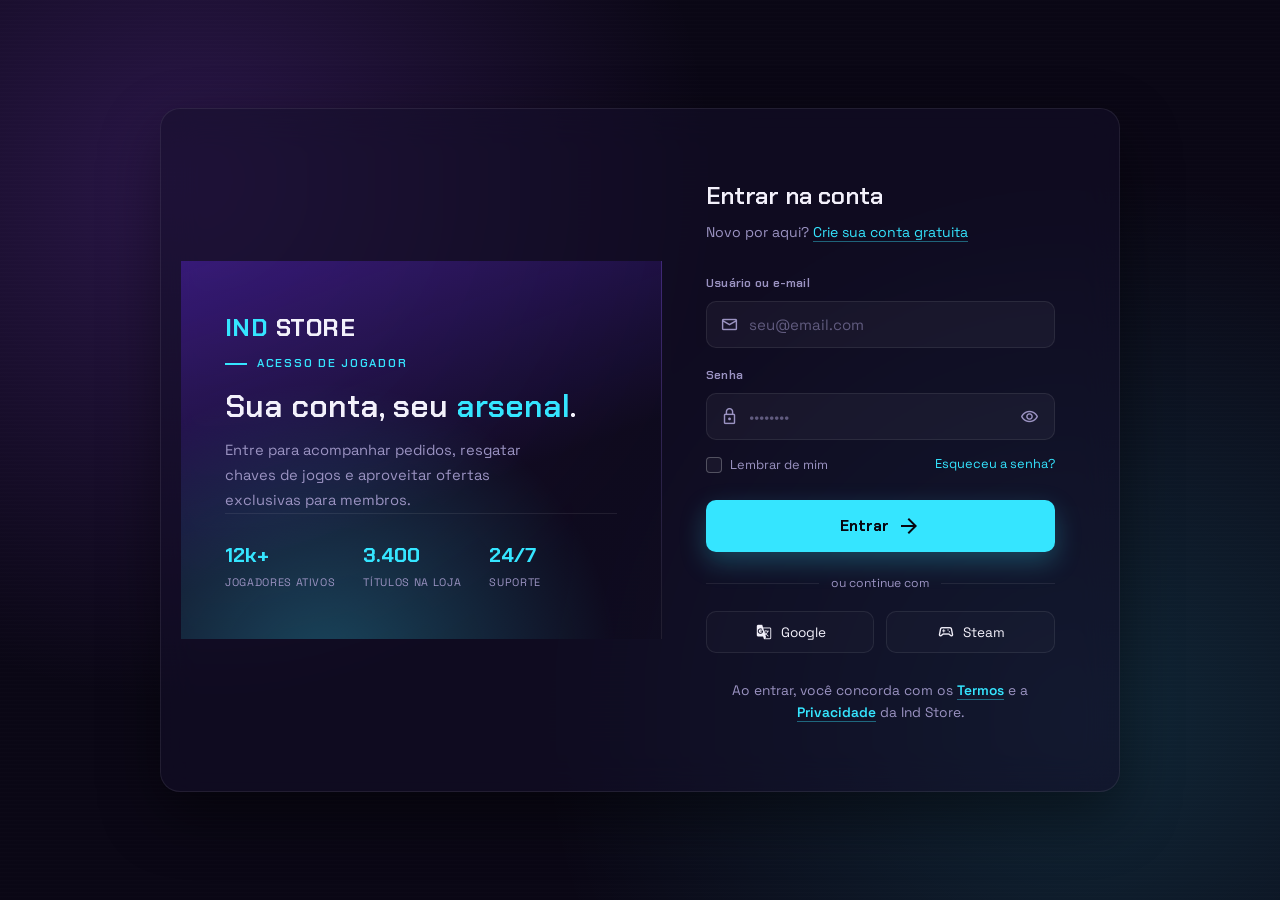
<file: App/public/Auth/Login.html>
<!doctype html>
<html lang="pt-BR">
  <head>
    <meta charset="UTF-8" />
    <meta name="viewport" content="width=device-width, initial-scale=1.0" />
    <title>Login — Ind Store</title>
    <link
      href="https://fonts.googleapis.com/css2?family=Chakra+Petch:wght@500;600;700&family=Space+Grotesk:wght@400;500;600&display=swap"
      rel="stylesheet"
    />
    <link
      rel="stylesheet"
      href="https://fonts.googleapis.com/icon?family=Material+Symbols+Outlined"
    />
    <link rel="stylesheet" href="../css/index.css" />
    <link rel="stylesheet" href="../css/auth.css" />
  </head>
  <body>
    <main class="login-container">
      <aside class="login-brand">
        <div class="brand-logo"><span>IND</span> STORE</div>

        <div class="brand-copy">
          <span class="eyebrow">Acesso de jogador</span>
          <h1>Sua conta, seu <em>arsenal</em>.</h1>
          <p>
            Entre para acompanhar pedidos, resgatar chaves de jogos e aproveitar
            ofertas exclusivas para membros.
          </p>
        </div>

        <div class="brand-stats">
          <div>
            <strong>12k+</strong>
            <span>Jogadores ativos</span>
          </div>
          <div>
            <strong>3.400</strong>
            <span>Títulos na loja</span>
          </div>
          <div>
            <strong>24/7</strong>
            <span>Suporte</span>
          </div>
        </div>
      </aside>

      <section class="login-form-wrap">
        <h2>Entrar na conta</h2>
        <p class="subhead">
          Novo por aqui? <a href="#">Crie sua conta gratuita</a>
        </p>

        <form novalidate>
          <div class="field">
            <label for="username">Usuário ou e-mail</label>
            <div class="field-control">
              <span class="material-symbols-outlined">mail</span>
              <input
                type="text"
                id="username"
                name="username"
                required
                autocomplete="username"
                placeholder="seu@email.com"
              />
            </div>
          </div>

          <div class="field">
            <label for="password">Senha</label>
            <div class="field-control">
              <span class="material-symbols-outlined">lock</span>
              <input
                type="password"
                id="password"
                name="password"
                required
                autocomplete="current-password"
                placeholder="••••••••"
              />
              <button
                type="button"
                class="toggle-visibility"
                id="togglePassword"
                aria-label="Mostrar senha"
                aria-pressed="false"
              >
                <span class="material-symbols-outlined">visibility</span>
              </button>
            </div>
          </div>

          <div class="field-meta">
            <label class="remember-me">
              <input type="checkbox" name="remember" />
              Lembrar de mim
            </label>
            <a href="#">Esqueceu a senha?</a>
          </div>

          <button type="submit" class="btn-submit">
            Entrar
            <span class="material-symbols-outlined">arrow_forward</span>
          </button>
        </form>

        <div class="divider">ou continue com</div>

        <div class="social-row">
          <button type="button" class="social-btn">
            <span class="material-symbols-outlined">g_translate</span>
            Google
          </button>
          <button type="button" class="social-btn">
            <span class="material-symbols-outlined">sports_esports</span>
            Steam
          </button>
        </div>

        <p class="signup-hint">
          Ao entrar, você concorda com os
          <a href="#">Termos</a> e a <a href="#">Privacidade</a> da Ind Store.
        </p>
      </section>
    </main>

    <script>
      const toggleBtn = document.getElementById("togglePassword");
      const passwordInput = document.getElementById("password");

      toggleBtn.addEventListener("click", () => {
        const isHidden = passwordInput.type === "password";
        passwordInput.type = isHidden ? "text" : "password";
        toggleBtn.setAttribute("aria-pressed", String(isHidden));
        toggleBtn.setAttribute(
          "aria-label",
          isHidden ? "Ocultar senha" : "Mostrar senha",
        );
        toggleBtn.querySelector(".material-symbols-outlined").textContent =
          isHidden ? "visibility_off" : "visibility";
      });
    </script>
  </body>
</html>
</file>
<file: App/public/css/index.css>
/* Index.css */
:root {
  --bg: #0a0715;
  --surface: #150f2b;
  --surface-2: #1c1438;
  --line: rgba(255, 255, 255, 0.08);
  --text: #f3f1fb;
  --muted: #9b93c2;
  --violet: #9d4dff;
  --violet-deep: #6a2cf5;
  --cyan: #35e5ff;
  --font-display: "Chakra Petch", sans-serif;
  --font-body: "Space Grotesk", sans-serif;
  --ease-smooth: cubic-bezier(0.16, 1, 0.3, 1);
  --ease-soft: cubic-bezier(0.22, 1, 0.36, 1);
  --ease-in-out: cubic-bezier(0.65, 0, 0.35, 1);
  --container: 1240px;
}

* {
  box-sizing: border-box;
  margin: 0;
  padding: 0;
}

html {
  scroll-behavior: smooth;
  scroll-padding-top: 100px;
}

body {
  background-color: var(--bg);
  background-image:
    radial-gradient(
      circle at 12% 8%,
      rgba(157, 77, 255, 0.24),
      transparent 42%
    ),
    radial-gradient(
      circle at 88% 30%,
      rgba(53, 229, 255, 0.14),
      transparent 40%
    );
  color: var(--text);
  font-family: var(--font-body);
  overflow-x: hidden;
  min-height: 100vh;
  line-height: 1.6;
}

.video-background {
  position: fixed;
  top: 0;
  left: 0;
  width: 100vw;
  height: 100vh;
  z-index: -5;
  overflow: hidden;
  pointer-events: none;
}

.video-background iframe {
  position: absolute;
  top: 50%;
  left: 50%;
  width: max(100vw, 177.78vh);
  height: max(100vh, 56.25vw);
  transform: translate(-50%, -50%);
  pointer-events: none;
  border: none;
}

.video-overlay {
  position: absolute;
  inset: 0;
  background: rgba(10, 7, 21, 0.75);
  z-index: 1;
}

img {
  display: block;
  max-width: 100%;
  height: auto;
}

a {
  color: inherit;
  text-decoration: none;
  transition: color 0.3s var(--ease-soft);
}

.crt-overlay {
  position: fixed;
  inset: 0;
  z-index: 9999;
  pointer-events: none;
  background: repeating-linear-gradient(
    to bottom,
    rgba(255, 255, 255, 0.03) 0px,
    rgba(255, 255, 255, 0.03) 1px,
    transparent 2px,
    transparent 4px
  );
  opacity: 0.15;
}

.marquee {
  background: var(--cyan);
  color: #08060f;
  overflow: hidden;
  white-space: nowrap;
  border-bottom: 1px solid rgba(0, 0, 0, 0.15);
  position: sticky;
  top: 0;
  z-index: 50;
  font-weight: 700;
  width: 100%;
}

.marquee__track {
  display: inline-flex;
  gap: 14px;
  padding: 7px 0;
  font-family: var(--font-display);
  font-size: 0.72rem;
  letter-spacing: 0.08em;
  animation: scroll-marquee 28s linear infinite;
  width: max-content;
}

.marquee:hover .marquee__track {
  animation-play-state: paused;
}

@keyframes scroll-marquee {
  from {
    transform: translateX(0);
  }
  to {
    transform: translateX(-50%);
  }
}

.header {
  position: sticky;
  top: 33px;
  z-index: 55;
  background: rgba(7, 5, 15, 0.72);
  backdrop-filter: blur(14px);
  border-bottom: 1px solid var(--line);
  width: 100%;
  transition:
    transform 0.4s var(--ease-smooth),
    box-shadow 0.4s var(--ease-smooth),
    background 0.4s var(--ease-soft);
}

.header.header--hidden {
  transform: translateY(calc(-100% - 30px));
}

.header__inner {
  width: 100%;
  max-width: var(--container);
  margin: 0 auto;
  padding: 14px 32px;
  display: flex;
  align-items: center;
  justify-content: space-between;
  gap: 20px;
}

.header__nav {
  display: flex;
  gap: 8px;
  align-items: center;
  font-family: var(--font-display);
  font-weight: 600;
  font-size: 0.85rem;
  color: var(--muted);
}

.header__nav p {
  cursor: pointer;
  padding: 8px 16px;
  border-radius: 12px;
  background: rgba(255, 255, 255, 0.03);
  transition: all 0.3s var(--ease-soft);
  margin: 0;
}

.header__nav p:hover {
  color: var(--cyan);
  background: rgba(53, 229, 255, 0.08);
  transform: translateY(-1px);
}

.logo {
  font-family: var(--font-display);
  font-weight: 700;
  font-size: 1.6rem;
  letter-spacing: 0.02em;
  display: inline-flex;
  transition: transform 0.3s var(--ease-soft);
}

.logo:hover {
  transform: scale(1.05);
}

.logo__mark {
  color: var(--cyan);
}

.logo__rest {
  color: var(--text);
}

.menu-toggle {
  display: none;
}

#main-content {
  position: relative;
  width: 100%;
}

.section {
  min-height: auto;
  display: flex;
  align-items: center;
  justify-content: center;
  padding: 30px 60px;
  width: 100%;
  scroll-margin-top: 100px;
}

.eyebrow {
  font-family: var(--font-display);
  font-size: 0.72rem;
  font-weight: 600;
  color: var(--cyan);
  margin-bottom: 10px;
  text-transform: uppercase;
  letter-spacing: 0.15em;
  display: inline-flex;
  align-items: center;
  gap: 10px;
}

.eyebrow::before {
  content: "";
  width: 22px;
  height: 2px;
  background: var(--cyan);
}

.reveal {
  opacity: 0;
  transform: translateY(32px) scale(0.985);
  transition:
    opacity 0.9s var(--ease-smooth),
    transform 0.9s var(--ease-smooth);
  will-change: opacity, transform;
}

.reveal.is-visible {
  opacity: 1;
  transform: translateY(0) scale(1);
}

.intro-section {
  background: transparent;
  padding: 40px 60px;
  overflow: hidden;
  position: relative;
  min-height: 70vh;
  width: 100%;
}

.intro-grid {
  display: grid;
  grid-template-columns: 1fr;
  gap: 40px;
  align-items: center;
  position: relative;
  z-index: 1;
  max-width: 1280px;
  margin: 0 auto;
  width: 100%;
}

.hero-content h2 {
  font-family: var(--font-display);
  font-weight: 600;
  font-size: clamp(2rem, 4vw, 3.5rem);
  line-height: 1.1;
  margin-bottom: 20px;
}

.hero-accent {
  color: var(--cyan);
}

.hero-copy {
  color: var(--muted);
  font-size: 1rem;
  line-height: 1.7;
  max-width: 46ch;
  margin-bottom: 30px;
}

.hero-actions {
  display: flex;
  gap: 12px;
  flex-wrap: wrap;
}

.btn {
  position: relative;
  overflow: hidden;
  display: inline-flex;
  align-items: center;
  justify-content: center;
  gap: 8px;
  font-family: var(--font-display);
  font-weight: 600;
  padding: 14px 28px;
  border-radius: 12px;
  border: none;
  cursor: pointer;
  transition:
    transform 0.35s var(--ease-smooth),
    box-shadow 0.35s var(--ease-smooth),
    background 0.35s var(--ease-soft),
    border-color 0.35s var(--ease-soft),
    color 0.35s var(--ease-soft),
    opacity 0.35s var(--ease-soft);
}

.btn:focus-visible {
  outline: 2px solid var(--cyan);
  outline-offset: 2px;
}

.btn .material-symbols-outlined {
  font-size: 20px;
}

.btn--primary {
  background: var(--cyan);
  color: #08060f;
  box-shadow: 0 10px 30px rgba(53, 229, 255, 0.3);
}

.btn--primary:hover {
  transform: translateY(-3px) scale(1.02);
  box-shadow: 0 16px 40px rgba(53, 229, 255, 0.4);
  background: var(--violet);
  color: #fff;
}

.btn--primary:active {
  transform: translateY(-1px) scale(0.98);
}

.btn--ghost {
  background: transparent;
  color: var(--text);
  border: 1px solid rgba(255, 255, 255, 0.22);
}

.btn--ghost:hover {
  border-color: var(--cyan);
  color: var(--cyan);
  transform: translateY(-3px);
  background: rgba(53, 229, 255, 0.05);
}

.stats-bar {
  display: flex;
  flex-wrap: wrap;
  justify-content: center;
  gap: 30px;
  padding: 24px 40px;
  background: rgba(28, 20, 56, 0.5);
  backdrop-filter: blur(10px);
  border-top: 1px solid rgba(255, 255, 255, 0.06);
  border-bottom: 1px solid rgba(255, 255, 255, 0.06);
  width: 100%;
}

.stat {
  display: flex;
  flex-direction: column;
  align-items: center;
  gap: 4px;
  min-width: 100px;
}

.stat__value {
  font-family: var(--font-display);
  font-weight: 700;
  font-size: 1.8rem;
  color: var(--cyan);
  font-variant-numeric: tabular-nums;
}

.stat__label {
  color: var(--muted);
  font-size: 0.72rem;
  text-transform: uppercase;
  letter-spacing: 0.04em;
}

.deals-section {
  background: transparent;
  padding: 40px 60px;
  min-height: auto;
  flex-direction: column;
  justify-content: center;
  gap: 30px;
  width: 100%;
}

.deals-countdown {
  margin-top: 14px;
  color: var(--muted);
  font-family: var(--font-display);
  font-size: 0.9rem;
}

.deals-countdown__time {
  display: inline-block;
  margin-left: 8px;
  padding: 4px 12px;
  border-radius: 8px;
  background: rgba(53, 229, 255, 0.1);
  border: 1px solid rgba(53, 229, 255, 0.3);
  color: var(--cyan);
  font-variant-numeric: tabular-nums;
}

.deals-grid {
  display: grid;
  grid-template-columns: repeat(3, 1fr);
  gap: 20px;
  width: 100%;
  max-width: 1280px;
  margin: 0 auto;
}

.deal-card {
  position: relative;
  border-radius: 22px;
  overflow: hidden;
  border: 1px solid rgba(255, 255, 255, 0.08);
  background: #0f172a;
  min-height: 250px;
  display: flex;
  align-items: flex-end;
  cursor: pointer;
  transition:
    transform 0.4s var(--ease-smooth),
    box-shadow 0.4s var(--ease-smooth),
    border-color 0.4s var(--ease-soft);
}

.deal-card:hover {
  transform: translateY(-4px);
  border-color: rgba(53, 229, 255, 0.3);
  box-shadow: 0 12px 30px rgba(0, 0, 0, 0.4);
}

.deal-card::before {
  content: "";
  position: absolute;
  inset: 0;
  background: rgba(2, 6, 23, 0.3);
  z-index: 1;
}

.deal-card::after {
  content: "";
  position: absolute;
  left: 0;
  right: 0;
  bottom: 0;
  height: 55%;
  background: rgba(2, 6, 23, 0.92);
  z-index: 1;
}

.deal-image {
  position: absolute;
  inset: 0;
  width: 100%;
  height: 100%;
  object-fit: cover;
  transition: transform 0.5s var(--ease-smooth);
}

.deal-card:hover .deal-image {
  transform: scale(1.05);
}

.deal-badge {
  position: absolute;
  top: 16px;
  left: 16px;
  z-index: 2;
  background: var(--cyan);
  color: #08060f;
  font-family: var(--font-display);
  font-weight: 700;
  font-size: 0.8rem;
  padding: 6px 12px;
  border-radius: 999px;
  box-shadow: 0 4px 12px rgba(0, 0, 0, 0.3);
}

.deal-info {
  position: relative;
  z-index: 2;
  padding: 20px;
}

.deal-info h3 {
  font-family: var(--font-display);
  margin-bottom: 8px;
  font-size: 1.1rem;
}

.deal-price {
  display: flex;
  align-items: baseline;
  gap: 10px;
}

.deal-price__old {
  color: var(--muted);
  text-decoration: line-through;
  font-size: 0.85rem;
}

.deal-price__new {
  color: var(--cyan);
  font-family: var(--font-display);
  font-weight: 700;
  font-size: 1.3rem;
}

.games-section {
  background: transparent;
  padding: 40px 60px;
  min-height: auto;
  flex-direction: column;
  justify-content: center;
  width: 100%;
}

.section-heading {
  margin-bottom: 24px;
  text-align: center;
  max-width: 1280px;
  width: 100%;
}

.section-title {
  font-family: var(--font-display);
  font-weight: 600;
  font-size: clamp(1.8rem, 3vw, 2.8rem);
  color: var(--text);
}

/* ========================================================= */

.game-list {
  display: flex;
  gap: 16px;
  width: 100%;
  align-items: stretch;
  max-width: 1600px;
  margin: 0 auto;
}

@media (max-width: 1024px) {
  .game-list {
    flex-direction: column;
  }

  .game-card {
    min-height: 300px;
  }
}

.game-card {
  position: relative;
  display: flex;
  flex-direction: column;
  justify-content: flex-end;
  min-height: 380px;
  border-radius: 26px;
  overflow: hidden;
  border: 1px solid rgba(255, 255, 255, 0.08);
  background: #0f172a;
  flex: 1;
  cursor: pointer;
  transition: all 1s cubic-bezier(0.22, 1, 0.36, 1);
}

.game-card::before {
  content: "";
  position: absolute;
  inset: 0;
  background: linear-gradient(
    180deg,
    rgba(15, 23, 42, 0.08) 0%,
    rgba(15, 23, 42, 0.7) 58%,
    rgba(2, 6, 23, 0.92) 100%
  );
  z-index: 1;
  transition: background 0.8s ease;
}

.game-card:hover::before {
  background: linear-gradient(
    180deg,
    rgba(15, 23, 42, 0) 0%,
    rgba(15, 23, 42, 0.75) 45%,
    rgba(2, 6, 23, 0.98) 100%
  );
}

.game-info {
  position: relative;
  z-index: 2;
  padding: 20px;
  transition: padding 0.6s cubic-bezier(0.22, 1, 0.36, 1);
}

.game-card:hover .game-info {
  padding-left: 28px;
  padding-bottom: 26px;
}

.game-image {
  position: absolute;
  inset: 0;
  width: 100%;
  height: 100%;
  object-fit: cover;
  transition:
    transform 1s cubic-bezier(0.22, 1, 0.36, 1),
    filter 0.7s ease;
  transform: scale(1.02);
}

.game-card:hover .game-image {
  transform: scale(1.08);
  filter: saturate(1.08);
}

.game-index {
  font-family: var(--font-display);
  color: var(--glow, var(--cyan));
  font-size: 0.8rem;
  opacity: 0.85;
}

.game-info h3 {
  font-family: var(--font-display);
  font-size: 1.2rem;
  margin: 4px 0;
}

.game-tags {
  display: flex;
  gap: 8px;
  flex-wrap: wrap;
  margin: 8px 0 12px;
}

.game-tags span {
  font-size: 0.72rem;
  padding: 4px 10px;
  border-radius: 999px;
  background: rgba(255, 255, 255, 0.08);
  border: 1px solid rgba(255, 255, 255, 0.1);
}

.game-link {
  display: inline-flex;
  padding: 6px 12px;
  border-radius: 12px;
  background: rgba(53, 229, 255, 0.05);
  align-items: center;
  gap: 6px;
  font-family: var(--font-display);
  font-size: 0.82rem;
  font-weight: 600;
  color: var(--cyan);
  border-bottom: 1px solid transparent;
  transition: all 0.3s var(--ease-soft);
}

.game-link:hover {
  border-bottom-color: var(--cyan);
  background: rgba(53, 229, 255, 0.1);
  color: var(--cyan);
  transition: all 0.3s var(--ease-soft);
  gap: 10px;
}
/* ===================== FIM DO BLOCO PROTEGIDO ===================== */

.contact-section-wide {
  position: relative;
  width: 100vw;
  min-height: 60vh;
  display: flex;
  align-items: center;
  justify-content: flex-start;
  margin: 40px 0;
  padding: 0;
  overflow: hidden;
  border-top: 1px solid rgba(255, 255, 255, 0.05);
  border-bottom: 1px solid rgba(255, 255, 255, 0.05);
}

.parallax-bg {
  position: absolute;
  inset: 0;
  width: 100%;
  height: 100%;
  background-image: url("https://pbs.twimg.com/media/HOQZwXiboAAp6hy?format=jpg&name=large");
  background-size: cover;
  background-position: center;
  background-attachment: fixed;
  z-index: 0;
}

.contact-section-wide::before {
  content: "";
  position: absolute;
  inset: 0;
  background: rgba(10, 7, 21, 0.55);
  z-index: 1;
}

.contact-section-wide::after {
  content: "";
  position: absolute;
  top: 0;
  bottom: 0;
  left: 0;
  width: min(900px, 75%);
  background: rgba(10, 7, 21, 0.85);
  z-index: 1;
}

.contact-right-content {
  position: relative;
  z-index: 2;
  width: 100%;
  max-width: var(--container);
  margin: 0 auto;
  padding: 60px 60px;
  display: flex;
  flex-direction: column;
  justify-content: center;
  text-align: left;
}

.contact-right-content .eyebrow {
  margin-bottom: 8px;
}

.contact-right-content h2 {
  font-family: var(--font-display);
  font-size: 2.2rem;
  margin-bottom: 24px;
  color: var(--text);
}

.contact-profile-info {
  margin-bottom: 30px;
  padding-bottom: 20px;
  border-bottom: 1px solid rgba(255, 255, 255, 0.08);
}

.contact-name {
  font-weight: 700;
  font-size: 1.5rem;
  color: var(--cyan);
  margin-bottom: 4px;
  font-family: var(--font-display);
  letter-spacing: 0.02em;
}

.contact-role {
  color: var(--muted);
  font-size: 0.95rem;
  text-transform: uppercase;
  letter-spacing: 0.08em;
}

.contact-about {
  max-width: 640px;
}

.contact-about h3 {
  font-family: var(--font-display);
  font-size: 1.1rem;
  margin-bottom: 14px;
  color: var(--violet);
}

.contact-about p {
  text-align: left;
  color: #cbd5e1;
  line-height: 1.7;
  margin-bottom: 20px;
  font-size: 0.95rem;
  max-width: 900px;
}

.contact-about p:last-child {
  margin-bottom: 0;
}

.contact-about strong {
  color: var(--cyan);
  font-weight: 600;
}

.mega-section {
  min-height: 60vh;
  display: flex;
  flex-direction: column;
  align-items: center;
  justify-content: center;
  background: transparent;
  padding: 40px 60px;
  text-align: center;
  position: relative;
  overflow: hidden;
  width: 100%;
}

.mega-section__title {
  font-family: var(--font-display);
  font-size: clamp(4rem, 12vw, 10rem);
  font-weight: 800;
  color: var(--cyan);
  margin-bottom: 16px;
  line-height: 1;
  animation: title-pulse 4s var(--ease-in-out) infinite;
}

@keyframes title-pulse {
  0%,
  100% {
    text-shadow: 0 0 24px rgba(53, 229, 255, 0.25);
  }
  50% {
    text-shadow: 0 0 48px rgba(53, 229, 255, 0.55);
  }
}

.mega-section h3 {
  font-family: var(--font-display);
  font-weight: 400;
  color: var(--muted);
  font-size: 1.2rem;
  letter-spacing: 0.1em;
}

.sidebar {
  position: fixed;
  right: 20px;
  top: 50%;
  transform: translateY(-50%);
  z-index: 100;
  background: rgba(10, 7, 21, 0.8);
  border: 1px solid rgba(255, 255, 255, 0.06);
  border-radius: 50px;
  padding: 12px 8px;
  backdrop-filter: blur(4px);
  box-shadow: 0 4px 20px rgba(0, 0, 0, 0.3);
}

.sidebar ul {
  list-style: none;
  display: flex;
  flex-direction: column;
  gap: 6px;
  align-items: center;
}

.nav-link {
  display: flex;
  align-items: center;
  justify-content: center;
  color: var(--muted);
  font-weight: 500;
  font-size: 0.75rem;
  padding: 8px;
  border-radius: 30px;
  position: relative;
  width: 32px;
  height: 32px;
  transition: all 0.3s var(--ease-soft);
}

.nav-link:hover {
  background: rgba(255, 255, 255, 0.05);
}

.nav-dot {
  width: 8px;
  height: 8px;
  border-radius: 50%;
  background: var(--muted);
  opacity: 0.4;
  transition: all 0.35s var(--ease-smooth);
}

.nav-link.active {
  color: var(--cyan);
  background: rgba(53, 229, 255, 0.08);
}

.nav-link.active .nav-dot {
  opacity: 1;
  background: var(--cyan);
  box-shadow: 0 0 16px var(--cyan);
  transform: scale(1.3);
}

.back-to-top {
  position: fixed;
  left: 20px;
  bottom: 20px;
  z-index: 100;
  width: 44px;
  height: 44px;
  border-radius: 50%;
  border: 1px solid rgba(255, 255, 255, 0.1);
  background: rgba(10, 7, 21, 0.8);
  color: var(--cyan);
  font-size: 1.1rem;
  display: flex;
  align-items: center;
  justify-content: center;
  cursor: pointer;
  opacity: 0;
  visibility: hidden;
  transform: translateY(10px);
  transition: all 0.3s var(--ease-smooth);
  backdrop-filter: blur(4px);
}

.back-to-top .material-symbols-outlined {
  font-size: 20px;
}

.back-to-top.is-visible {
  opacity: 1;
  visibility: visible;
  transform: translateY(0);
}

.back-to-top:hover {
  background: rgba(10, 7, 21, 0.95);
  border-color: var(--cyan);
  transform: translateY(-3px);
}

.footer {
  padding: 30px 20px;
  text-align: center;
  color: var(--muted);
  font-size: 0.85rem;
  border-top: 1px solid rgba(255, 255, 255, 0.04);
  background: rgba(10, 7, 21, 0.5);
  backdrop-filter: blur(5px);
  width: 100%;
}

.footer p {
  opacity: 0.8;
}

:focus {
  outline: 2px solid var(--cyan);
  outline-offset: 2px;
}

::selection {
  background: rgba(157, 77, 255, 0.4);
  color: var(--text);
}

::-webkit-scrollbar {
  width: 10px;
}

::-webkit-scrollbar-track {
  background: var(--bg);
}

::-webkit-scrollbar-thumb {
  background: var(--surface-2);
  border-radius: 10px;
}

::-webkit-scrollbar-thumb:hover {
  background: var(--violet-deep);
}
</file>
<file: App/public/css/auth.css>
/* Auth.css */

.login-container {
  display: flex;
  align-items: center;
  justify-content: center;
  min-height: 100vh;
  padding: 20px;
}
.login-card {
  position: relative;
  width: 100%;
  max-width: 400px;
  margin: 0 auto;
  padding: 30px;
  background-color: #120d24;
  border: 1px solid rgba(255, 255, 255, 0.08);
  border-radius: 12px;
  box-shadow: 0 12px 32px rgba(0, 0, 0, 0.4);
  backdrop-filter: blur(10px);
}
.login-card h1 {
  font-family: var(--font-display, sans-serif);
  font-size: 1.8rem;
  color: #fff;
  margin-bottom: 24px;
  text-align: center;
}
.login-card form {
  display: flex;
  flex-direction: column;
  gap: 16px;
}
.login-card label {
  font-family: var(--font-display, sans-serif);
  font-size: 0.85rem;
  color: var(--muted, #94a3b8);
  text-transform: uppercase;
  letter-spacing: 0.05em;
}
.login-card input {
  width: 100%;
  padding: 12px 16px;
  background: rgba(255, 255, 255, 0.04);
  border: 1px solid rgba(255, 255, 255, 0.12);
  border-radius: 8px;
  color: #fff;
  font-size: 0.95rem;
  transition: border-color 0.3s ease;
}
.login-card input:focus {
  outline: none;
  border-color: var(--cyan, #35e5ff);
}
.login-card button[type="submit"] {
  margin-top: 8px;
  width: 100%;
  padding: 12px;
  background: var(--cyan, #35e5ff);
  color: #08060f;
  font-family: var(--font-display, sans-serif);
  font-weight: 700;
  border: none;
  border-radius: 8px;
  cursor: pointer;
  transition:
    background 0.3s ease,
    transform 0.2s ease;
}
.login-card button[type="submit"]:hover {
  background: #23cce5;
  transform: translateY(-2px);
}

:root {
  --bg: #0a0715;
  --surface: #150f2b;
  --surface-2: #1c1438;
  --line: rgba(255, 255, 255, 0.08);
  --text: #f3f1fb;
  --muted: #9b93c2;
  --violet: #9d4dff;
  --violet-deep: #6a2cf5;
  --cyan: #35e5ff;
  --font-display: "Chakra Petch", sans-serif;
  --font-body: "Space Grotesk", sans-serif;
  --ease-smooth: cubic-bezier(0.16, 1, 0.3, 1);
  --ease-soft: cubic-bezier(0.22, 1, 0.36, 1);
}

* {
  box-sizing: border-box;
  margin: 0;
  padding: 0;
}

body {
  min-height: 100vh;
  background-color: var(--bg);
  background-image:
    radial-gradient(
      circle at 15% 20%,
      rgba(157, 77, 255, 0.22),
      transparent 40%
    ),
    radial-gradient(
      circle at 85% 80%,
      rgba(53, 229, 255, 0.14),
      transparent 42%
    );
  font-family: var(--font-body);
  color: var(--text);
  display: flex;
  align-items: center;
  justify-content: center;
  padding: 24px;
  position: relative;
  overflow: hidden;
}

/* subtle scanline texture, consistent with site's crt-overlay */
body::before {
  content: "";
  position: fixed;
  inset: 0;
  pointer-events: none;
  background: repeating-linear-gradient(
    to bottom,
    rgba(255, 255, 255, 0.025) 0px,
    rgba(255, 255, 255, 0.025) 1px,
    transparent 2px,
    transparent 4px
  );
  opacity: 0.5;
  z-index: 0;
}

.login-container {
  position: relative;
  z-index: 1;
  width: 100%;
  max-width: 960px;
  display: grid;
  grid-template-columns: 1.1fr 1fr;
  min-height: 560px;
  border-radius: 20px;
  overflow: hidden;
  border: 1px solid var(--line);
  background: rgba(21, 15, 43, 0.55);
  backdrop-filter: blur(18px);
  box-shadow: 0 24px 60px rgba(0, 0, 0, 0.45);
}

/* ---- left panel: brand / atmosphere ---- */
.login-brand {
  position: relative;
  padding: 48px 44px;
  display: flex;
  flex-direction: column;
  justify-content: space-between;
  background: linear-gradient(
    160deg,
    rgba(106, 44, 245, 0.35),
    rgba(10, 7, 21, 0.2) 60%
  );
  border-right: 1px solid var(--line);
}

.login-brand::after {
  content: "";
  position: absolute;
  inset: 0;
  background-image: radial-gradient(
    circle at 30% 110%,
    rgba(53, 229, 255, 0.28),
    transparent 55%
  );
  pointer-events: none;
}

.brand-logo {
  font-family: var(--font-display);
  font-weight: 700;
  font-size: 1.5rem;
  letter-spacing: 0.02em;
  position: relative;
  z-index: 1;
}

.brand-logo span {
  color: var(--cyan);
}

.brand-copy {
  position: relative;
  z-index: 1;
}

.brand-copy .eyebrow {
  font-family: var(--font-display);
  font-size: 0.72rem;
  font-weight: 600;
  color: var(--cyan);
  text-transform: uppercase;
  letter-spacing: 0.15em;
  display: inline-flex;
  align-items: center;
  gap: 10px;
  margin-bottom: 14px;
}

.brand-copy .eyebrow::before {
  content: "";
  width: 22px;
  height: 2px;
  background: var(--cyan);
}

.brand-copy h1 {
  font-family: var(--font-display);
  font-weight: 600;
  font-size: 2rem;
  line-height: 1.15;
  margin-bottom: 14px;
}

.brand-copy h1 em {
  font-style: normal;
  color: var(--cyan);
}

.brand-copy p {
  color: var(--muted);
  font-size: 0.92rem;
  line-height: 1.7;
  max-width: 34ch;
}

.brand-stats {
  position: relative;
  z-index: 1;
  display: flex;
  gap: 28px;
  padding-top: 24px;
  border-top: 1px solid var(--line);
}

.brand-stats div {
  display: flex;
  flex-direction: column;
  gap: 2px;
}

.brand-stats strong {
  font-family: var(--font-display);
  font-size: 1.3rem;
  color: var(--cyan);
}

.brand-stats span {
  color: var(--muted);
  font-size: 0.68rem;
  text-transform: uppercase;
  letter-spacing: 0.06em;
}

/* ---- right panel: form ---- */
.login-form-wrap {
  padding: 48px 44px;
  display: flex;
  flex-direction: column;
  justify-content: center;
}

.login-form-wrap h2 {
  font-family: var(--font-display);
  font-weight: 600;
  font-size: 1.5rem;
  margin-bottom: 6px;
}

.login-form-wrap .subhead {
  color: var(--muted);
  font-size: 0.88rem;
  margin-bottom: 30px;
}

.login-form-wrap .subhead a {
  color: var(--cyan);
  text-decoration: none;
  border-bottom: 1px solid rgba(53, 229, 255, 0.4);
  transition: border-color 0.25s var(--ease-soft);
}

.login-form-wrap .subhead a:hover {
  border-color: var(--cyan);
}

form {
  display: flex;
  flex-direction: column;
  gap: 18px;
}

.field {
  display: flex;
  flex-direction: column;
  gap: 8px;
}

.field label {
  font-family: var(--font-display);
  font-size: 0.76rem;
  font-weight: 600;
  color: var(--muted);
  letter-spacing: 0.02em;
}

.field-control {
  position: relative;
  display: flex;
  align-items: center;
}

.field-control .material-symbols-outlined {
  position: absolute;
  left: 14px;
  font-size: 19px;
  color: var(--muted);
  transition: color 0.25s var(--ease-soft);
  pointer-events: none;
}

.field-control input {
  width: 100%;
  padding: 13px 16px 13px 42px;
  background: rgba(255, 255, 255, 0.04);
  border: 1px solid var(--line);
  border-radius: 10px;
  color: var(--text);
  font-family: var(--font-body);
  font-size: 0.94rem;
  transition:
    border-color 0.25s var(--ease-soft),
    background 0.25s var(--ease-soft),
    box-shadow 0.25s var(--ease-soft);
}

.field-control input::placeholder {
  color: rgba(155, 147, 194, 0.55);
}

.field-control input:focus {
  outline: none;
  border-color: var(--cyan);
  background: rgba(53, 229, 255, 0.05);
  box-shadow: 0 0 0 3px rgba(53, 229, 255, 0.12);
}

.field-control input:focus + .material-symbols-outlined,
.field-control:has(input:focus) .material-symbols-outlined {
  color: var(--cyan);
}

.toggle-visibility {
  position: absolute;
  right: 10px;
  background: none;
  border: none;
  color: var(--muted);
  cursor: pointer;
  padding: 6px;
  display: flex;
  border-radius: 6px;
  transition: color 0.25s var(--ease-soft);
}

.toggle-visibility:hover {
  color: var(--cyan);
}

.toggle-visibility .material-symbols-outlined {
  position: static;
  font-size: 19px;
}

.field-meta {
  display: flex;
  align-items: center;
  justify-content: space-between;
  font-size: 0.8rem;
  margin-top: -4px;
}

.remember-me {
  display: flex;
  align-items: center;
  gap: 8px;
  color: var(--muted);
  cursor: pointer;
  user-select: none;
}

.remember-me input {
  appearance: none;
  width: 16px;
  height: 16px;
  border-radius: 4px;
  border: 1px solid rgba(255, 255, 255, 0.25);
  background: rgba(255, 255, 255, 0.04);
  cursor: pointer;
  display: grid;
  place-content: center;
  transition: all 0.2s var(--ease-soft);
}

.remember-me input::before {
  content: "";
  width: 8px;
  height: 8px;
  border-radius: 2px;
  background: var(--cyan);
  transform: scale(0);
  transition: transform 0.15s var(--ease-soft);
}

.remember-me input:checked {
  border-color: var(--cyan);
}

.remember-me input:checked::before {
  transform: scale(1);
}

.field-meta a {
  color: var(--cyan);
  text-decoration: none;
  border-bottom: 1px solid transparent;
  transition: border-color 0.25s var(--ease-soft);
}

.field-meta a:hover {
  border-color: var(--cyan);
}

.btn-submit {
  margin-top: 6px;
  width: 100%;
  padding: 14px;
  background: var(--cyan);
  color: #08060f;
  font-family: var(--font-display);
  font-weight: 700;
  font-size: 0.94rem;
  border: none;
  border-radius: 10px;
  cursor: pointer;
  display: flex;
  align-items: center;
  justify-content: center;
  gap: 8px;
  box-shadow: 0 10px 26px rgba(53, 229, 255, 0.25);
  transition:
    transform 0.3s var(--ease-smooth),
    box-shadow 0.3s var(--ease-smooth),
    background 0.3s var(--ease-soft);
}

.btn-submit:hover {
  transform: translateY(-2px);
  background: var(--violet);
  color: #fff;
  box-shadow: 0 14px 34px rgba(157, 77, 255, 0.35);
}

.btn-submit:active {
  transform: translateY(0);
}

.divider {
  display: flex;
  align-items: center;
  gap: 12px;
  color: var(--muted);
  font-size: 0.76rem;
  margin: 22px 0 18px;
}

.divider::before,
.divider::after {
  content: "";
  flex: 1;
  height: 1px;
  background: var(--line);
}

.social-row {
  display: flex;
  gap: 12px;
}

.social-btn {
  flex: 1;
  display: flex;
  align-items: center;
  justify-content: center;
  gap: 8px;
  padding: 11px;
  border-radius: 10px;
  border: 1px solid var(--line);
  background: rgba(255, 255, 255, 0.02);
  color: var(--text);
  font-family: var(--font-body);
  font-size: 0.85rem;
  cursor: pointer;
  transition:
    border-color 0.25s var(--ease-soft),
    transform 0.25s var(--ease-soft),
    background 0.25s var(--ease-soft);
}

.social-btn:hover {
  border-color: rgba(53, 229, 255, 0.4);
  background: rgba(53, 229, 255, 0.05);
  transform: translateY(-2px);
}

.social-btn .material-symbols-outlined {
  font-size: 18px;
}

.signup-hint {
  text-align: center;
  margin-top: 26px;
  font-size: 0.86rem;
  color: var(--muted);
}

.signup-hint a {
  color: var(--cyan);
  text-decoration: none;
  font-weight: 600;
  border-bottom: 1px solid rgba(53, 229, 255, 0.4);
}

.signup-hint a:hover {
  border-color: var(--cyan);
}

/* focus visibility for accessibility */
a:focus-visible,
button:focus-visible,
input:focus-visible {
  outline: 2px solid var(--cyan);
  outline-offset: 2px;
}

@media (max-width: 820px) {
  .login-container {
    grid-template-columns: 1fr;
    max-width: 440px;
  }
  .login-brand {
    display: none;
  }
  .login-form-wrap {
    padding: 40px 30px;
  }
}

@media (prefers-reduced-motion: reduce) {
  * {
    transition: none !important;
  }
}
</file>
